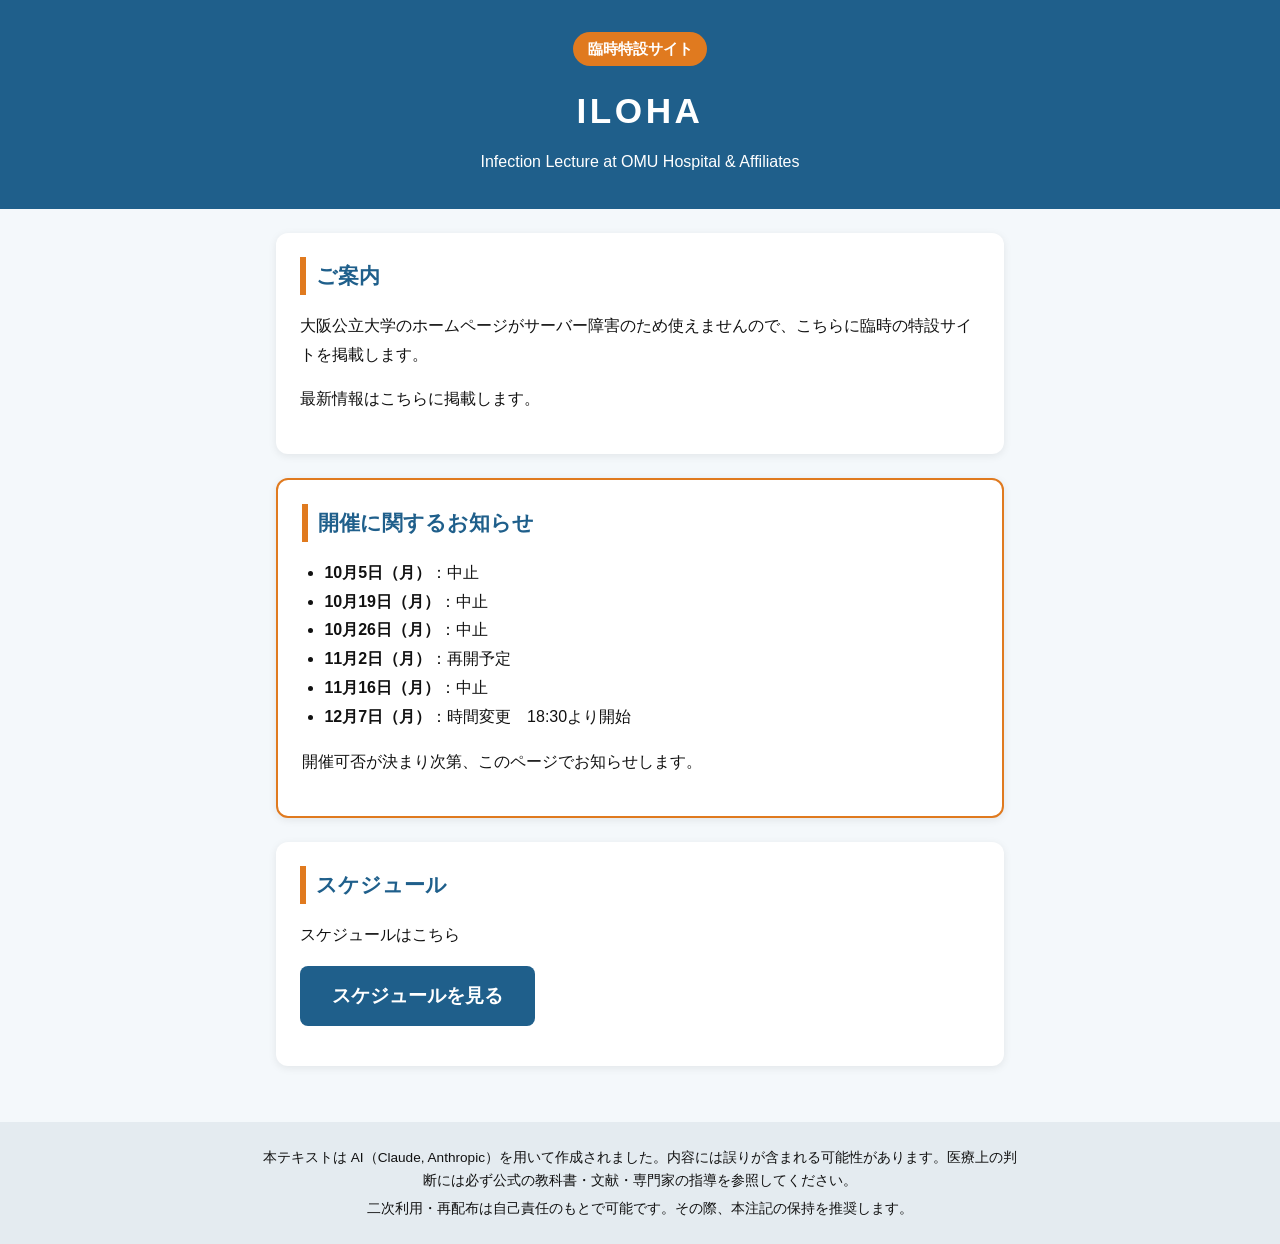
<file: index.html>
<!DOCTYPE html>
<html lang="ja">
<head>
<meta charset="UTF-8">
<meta name="viewport" content="width=device-width, initial-scale=1.0">
<title>ILOHA 臨時特設サイト</title>
<style>
  :root {
    --main: #1f5f8b;
    --accent: #e07a1f;
    --bg: #f4f8fb;
    --text: #111;
  }
  * { box-sizing: border-box; }
  body {
    margin: 0;
    font-family: "BIZ UDPGothic", "Hiragino Sans", "Meiryo", sans-serif;
    background: var(--bg);
    color: var(--text);
    line-height: 1.8;
  }
  header {
    background: var(--main);
    color: #fff;
    padding: 2rem 1rem;
    text-align: center;
  }
  header h1 { margin: 0; font-size: 2.2rem; letter-spacing: 0.1em; }
  header p { margin: 0.4rem 0 0; font-size: 1rem; }
  .badge {
    display: inline-block;
    background: var(--accent);
    color: #fff;
    font-weight: bold;
    padding: 0.2rem 0.9rem;
    border-radius: 999px;
    margin-bottom: 0.8rem;
    font-size: 0.95rem;
  }
  main {
    max-width: 760px;
    margin: 0 auto;
    padding: 1.5rem 1rem 2rem;
  }
  .card {
    background: #fff;
    border-radius: 12px;
    padding: 1.5rem;
    margin-bottom: 1.5rem;
    box-shadow: 0 2px 8px rgba(0,0,0,0.08);
  }
  .card h2 {
    margin-top: 0;
    font-size: 1.3rem;
    color: var(--main);
    border-left: 6px solid var(--accent);
    padding-left: 0.6rem;
  }
  .notice { border: 2px solid var(--accent); }
  .notice ul { margin: 0 0 0.8rem; padding-left: 1.4rem; }
  .btn {
    display: inline-block;
    background: var(--main);
    color: #fff;
    text-decoration: none;
    font-weight: bold;
    font-size: 1.2rem;
    padding: 0.8rem 2rem;
    border-radius: 8px;
  }
  .btn:hover { background: #174a6e; }
  footer {
    background: #e4ebf0;
    color: var(--text);
    font-size: 0.85rem;
    padding: 1.2rem 1rem;
    text-align: center;
    line-height: 1.7;
  }
  footer p { max-width: 760px; margin: 0.3rem auto; }
</style>
</head>
<body>

<header>
  <div class="badge">臨時特設サイト</div>
  <h1>ILOHA</h1>
  <p>Infection Lecture at OMU Hospital &amp; Affiliates</p>
</header>

<main>
  <section class="card">
    <h2>ご案内</h2>
    <p>大阪公立大学のホームページがサーバー障害のため使えませんので、こちらに臨時の特設サイトを掲載します。</p>
    <p>最新情報はこちらに掲載します。</p>
  </section>

  <section class="card notice">
    <h2>開催に関するお知らせ</h2>
    <ul>
      <li><strong>10月5日（月）</strong>：中止</li>
      <li><strong>10月19日（月）</strong>：中止</li>
      <li><strong>10月26日（月）</strong>：中止</li>
        <li><strong>11月2日（月）</strong>：再開予定</li>
      <li><strong>11月16日（月）</strong>：中止</li>
      <li><strong>12月7日（月）</strong>：時間変更　18:30より開始　</li>
    </ul>
    <p>開催可否が決まり次第、このページでお知らせします。</p>
  </section>

  <section class="card">
    <h2>スケジュール</h2>
    <p>スケジュールはこちら</p>
    <p><a class="btn" href="ilohaSum.html">スケジュールを見る</a></p>
  </section>
</main>

<footer>
  <p>本テキストは AI（Claude, Anthropic）を用いて作成されました。内容には誤りが含まれる可能性があります。医療上の判断には必ず公式の教科書・文献・専門家の指導を参照してください。</p>
  <p>二次利用・再配布は自己責任のもとで可能です。その際、本注記の保持を推奨します。</p>
</footer>

</body>
</html>
</file>
